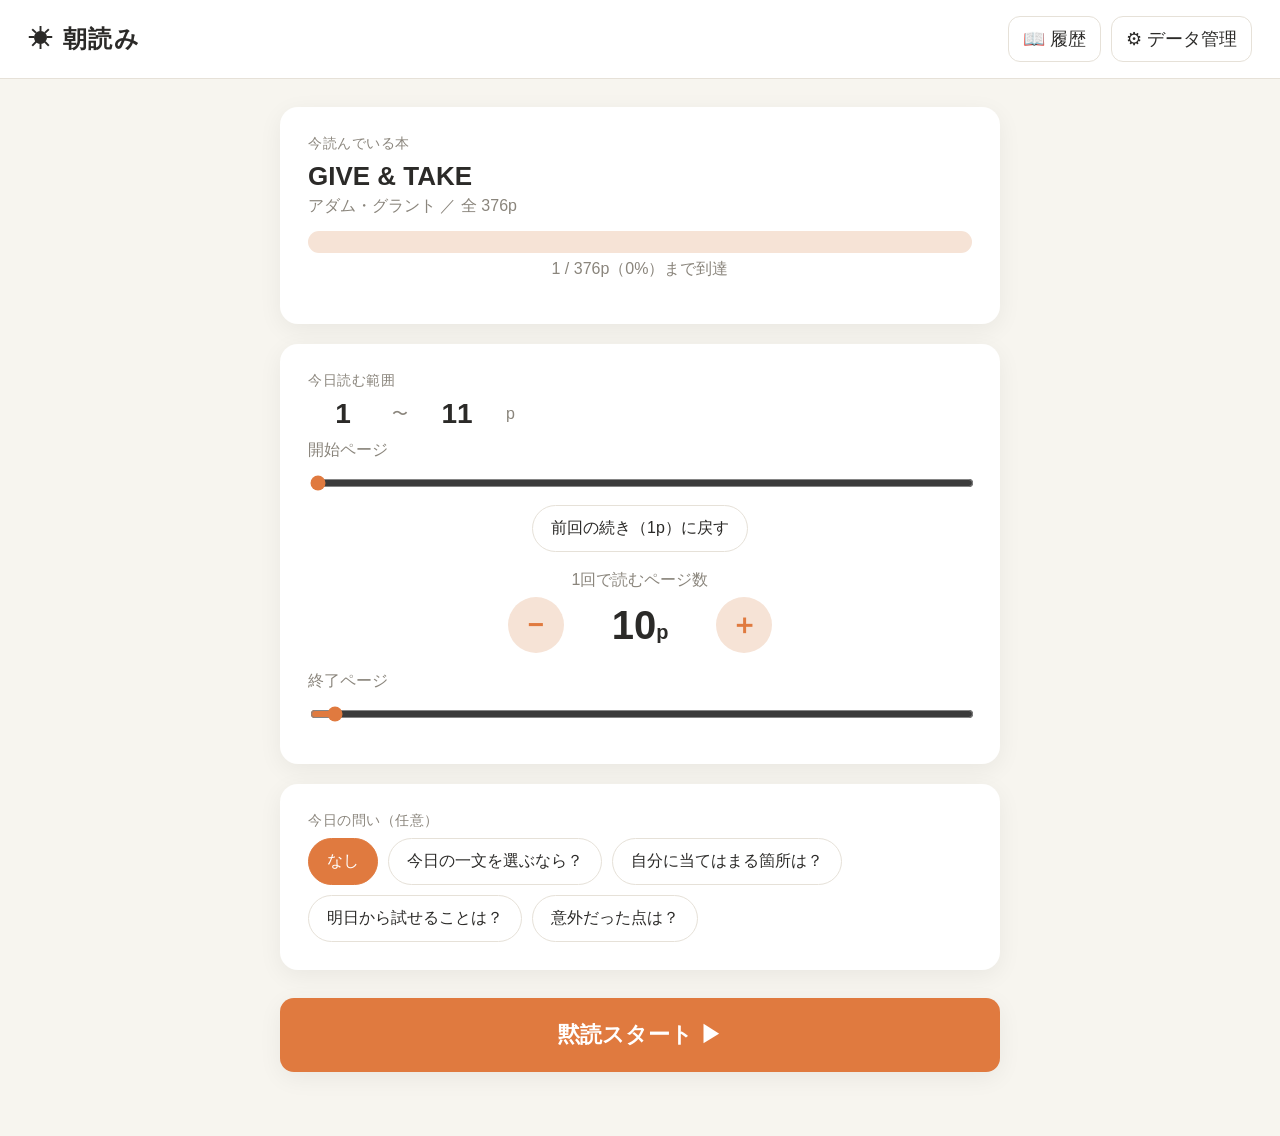
<file: index.html>
<!DOCTYPE html>
<html lang="ja">
<head>
  <meta charset="UTF-8" />
  <meta name="viewport" content="width=device-width, initial-scale=1.0" />
  <title>朝読み — オンライン読書会 進行ツール</title>
  <link rel="stylesheet" href="css/style.css" />
</head>
<body>
  <header class="app-header">
    <h1 class="app-title">朝読み</h1>
    <div class="header-actions">
      <button id="btn-history" class="ghost-btn" title="これまでの記録">📖 履歴</button>
      <button id="btn-data" class="ghost-btn" title="データ管理">⚙︎ データ管理</button>
    </div>
  </header>

  <main id="app"></main>

  <!-- データ管理モーダル -->
  <div id="data-modal" class="modal hidden">
    <div class="modal-body">
      <h2>データ管理</h2>

      <label class="switch-row">
        <span>
          <span class="switch-title">ひとりで使う</span>
          <span class="switch-note">感想シェアを省略し、自分用のメモだけ記録します</span>
        </span>
        <input type="checkbox" id="solo-toggle" class="switch" />
      </label>

      <div class="modal-actions">
        <button id="btn-export" class="primary-btn">設定と履歴の保存</button>
        <label class="primary-btn file-label">
          設定と履歴の読込
          <input id="file-import" type="file" accept="application/json" hidden />
        </label>
      </div>

      <p class="import-caution">
        🔒 <strong>自分で書き出して保管したバックアップのみ</strong>読み込んでください。
        出所が不明なものや、第三者が編集したファイルは、読書記録の漏えい・改変に
        つながるおそれがあります。
      </p>

      <div class="modal-actions">
        <button id="btn-edit-participants" class="secondary-btn">参加者を編集</button>
        <button id="btn-switch-book" class="secondary-btn">本を切り替える</button>
        <button id="btn-edit-book" class="secondary-btn">本を編集</button>
      </div>

      <div class="rest-days">
        <p class="rest-days-title">読書会お休みの日</p>
        <p class="rest-days-note">連続開催のカウント対象外です</p>
        <div class="weekday-checks" id="weekday-checks"></div>
      </div>

      <button id="btn-close-modal" class="ghost-btn close-btn">閉じる</button>
    </div>
  </div>

  <script src="js/storage.js"></script>
  <script src="js/app.js"></script>
</body>
</html>
</file>
<file: css/style.css>
/* 朝読み — スタイル。画面共有で読めるよう文字・要素は大きめ。 */

:root {
  --bg: #f7f5ef;
  --panel: #ffffff;
  --ink: #2b2a28;
  --muted: #8a857c;
  --accent: #e07a3f;      /* 朝日のオレンジ */
  --accent-soft: #f6e3d6;
  --line: #e6e1d8;
  --ok: #4c9a6a;
  --alert: #d8453b;
  --radius: 18px;
  --shadow: 0 6px 24px rgba(0, 0, 0, 0.06);
}

* { box-sizing: border-box; }

body {
  margin: 0;
  font-family: -apple-system, "Hiragino Sans", "Hiragino Kaku Gothic ProN", sans-serif;
  background: var(--bg);
  color: var(--ink);
  -webkit-font-smoothing: antialiased;
}

.app-header {
  display: flex;
  align-items: center;
  justify-content: space-between;
  padding: 16px 28px;
  border-bottom: 1px solid var(--line);
  background: var(--panel);
}

.app-title {
  margin: 0;
  font-size: 24px;
  letter-spacing: 0.08em;
}
.app-title::before { content: "☀ "; }

#app {
  max-width: 760px;
  margin: 0 auto;
  padding: 28px 20px 64px;
}

/* カード */
.card {
  background: var(--panel);
  border-radius: var(--radius);
  box-shadow: var(--shadow);
  padding: 28px;
  margin-bottom: 20px;
}

.section-label {
  font-size: 14px;
  color: var(--muted);
  margin: 0 0 8px;
  letter-spacing: 0.04em;
}

/* ボタン群 */
button { font-family: inherit; cursor: pointer; }

.primary-btn {
  display: inline-flex;
  align-items: center;
  justify-content: center;
  gap: 8px;
  background: var(--accent);
  color: #fff;
  border: none;
  border-radius: 14px;
  padding: 16px 24px;
  font-size: 18px;
  font-weight: 700;
  box-shadow: var(--shadow);
}
.primary-btn:active { transform: translateY(1px); }

.secondary-btn {
  background: var(--accent-soft);
  color: var(--accent);
  border: none;
  border-radius: 14px;
  padding: 14px 20px;
  font-size: 16px;
  font-weight: 700;
}

.ghost-btn {
  background: transparent;
  border: 1px solid var(--line);
  border-radius: 12px;
  padding: 10px 14px;
  font-size: 18px;
  color: var(--ink);
}

.big-btn {
  width: 100%;
  font-size: 22px;
  padding: 22px;
  margin-top: 8px;
}

/* ステップ操作（＋/−） */
.stepper {
  display: flex;
  align-items: center;
  gap: 16px;
  justify-content: center;
}
.stepper button {
  width: 56px;
  height: 56px;
  border-radius: 50%;
  border: none;
  background: var(--accent-soft);
  color: var(--accent);
  font-size: 28px;
  font-weight: 700;
}
.stepper .value {
  font-size: 40px;
  font-weight: 800;
  min-width: 120px;
  text-align: center;
}

/* スライダー */
input[type="range"] {
  width: 100%;
  height: 36px;
  accent-color: var(--accent);
}
.range-row { display: flex; align-items: center; gap: 14px; }
.range-row .num { font-size: 28px; font-weight: 800; min-width: 70px; text-align: center; }

/* チップ（選択肢） */
.chips { display: flex; flex-wrap: wrap; gap: 10px; }
.chip {
  border: 1px solid var(--line);
  background: var(--panel);
  border-radius: 999px;
  padding: 12px 18px;
  font-size: 16px;
  color: var(--ink);
}
.chip.selected {
  background: var(--accent);
  color: #fff;
  border-color: var(--accent);
}

/* タイマー */
.timer-display {
  font-size: 120px;
  font-weight: 800;
  text-align: center;
  font-variant-numeric: tabular-nums;
  letter-spacing: 0.02em;
  margin: 12px 0 4px;
}
.timer-display.warn { color: var(--alert); }
.timer-sub { text-align: center; color: var(--muted); font-size: 18px; margin-bottom: 24px; }
.timer-controls { display: flex; gap: 14px; justify-content: center; }
.timer-controls .primary-btn { min-width: 140px; }

/* 進捗バー */
.progress {
  height: 22px;
  background: var(--accent-soft);
  border-radius: 999px;
  overflow: hidden;
}
.progress > span {
  display: block;
  height: 100%;
  background: var(--accent);
  border-radius: 999px;
  transition: width 0.4s ease;
}

/* 参加者リスト（感想シェア） */
.speaker-list { list-style: none; padding: 0; margin: 16px 0; }
.speaker-list li {
  display: flex;
  align-items: center;
  gap: 12px;
  padding: 12px 14px;
  border-radius: 12px;
  font-size: 18px;
  cursor: pointer;
}
.speaker-list li:hover { background: var(--accent-soft); }
.speaker-list li.current:hover { background: var(--accent-soft); }
.speaker-list li.current {
  background: var(--accent-soft);
  font-weight: 800;
}
.speaker-list li.done { color: var(--muted); }
.speaker-list .av { font-size: 24px; }

.reactions { display: flex; gap: 14px; justify-content: center; margin-top: 8px; }
.reaction-btn {
  border: 1px solid var(--line);
  background: var(--panel);
  border-radius: 16px;
  padding: 14px 18px;
  font-size: 18px;
  display: flex;
  flex-direction: column;
  align-items: center;
  gap: 4px;
  min-width: 96px;
}
.reaction-btn .emoji { font-size: 30px; }
.reaction-btn .count { font-weight: 800; color: var(--accent); }

/* サマリー数値 */
.stat-row { display: flex; gap: 16px; flex-wrap: wrap; }
.stat {
  flex: 1 1 140px;
  background: var(--accent-soft);
  border-radius: 14px;
  padding: 18px;
  text-align: center;
}
.stat .n { font-size: 36px; font-weight: 800; color: var(--accent); }
.stat .l { font-size: 14px; color: var(--muted); }

/* モーダル */
.modal {
  position: fixed; inset: 0;
  background: rgba(0,0,0,0.4);
  display: flex; align-items: center; justify-content: center;
  z-index: 50;
}
.modal.hidden { display: none; }
.modal-body {
  background: var(--panel);
  border-radius: var(--radius);
  padding: 28px;
  width: min(420px, 90vw);
}
.modal-actions { display: flex; flex-direction: column; gap: 12px; margin: 20px 0; }
.file-label { cursor: pointer; }
.close-btn { width: 100%; }

/* 読み込み時のセキュリティ注意 */
.import-caution {
  font-size: 13px;
  line-height: 1.7;
  color: var(--ink);
  background: #fdf0ec;
  border: 1px solid #f0c7bb;
  border-radius: 12px;
  padding: 12px 14px;
  margin: -8px 0 4px;
}
.import-caution strong { color: var(--alert); }

/* ひとりモード トグルスイッチ */
.switch-row {
  display: flex;
  align-items: center;
  justify-content: space-between;
  gap: 14px;
  padding: 14px 16px;
  border: 1px solid var(--line);
  border-radius: 14px;
  margin-top: 6px;
  cursor: pointer;
}
.switch-title { display: block; font-weight: 700; font-size: 16px; }
.switch-note { display: block; font-size: 12px; color: var(--muted); margin-top: 2px; }
.switch {
  appearance: none;
  -webkit-appearance: none;
  flex: 0 0 auto;
  width: 52px;
  height: 30px;
  border-radius: 999px;
  background: var(--line);
  position: relative;
  cursor: pointer;
  transition: background 0.2s;
}
.switch::after {
  content: "";
  position: absolute;
  top: 3px;
  left: 3px;
  width: 24px;
  height: 24px;
  border-radius: 50%;
  background: #fff;
  transition: transform 0.2s;
  box-shadow: 0 1px 3px rgba(0, 0, 0, 0.2);
}
.switch:checked { background: var(--accent); }
.switch:checked::after { transform: translateX(22px); }

/* 保存済みバッジ（サマリー） */
.saved-badge {
  font-size: 12px;
  font-weight: 700;
  color: #fff;
  background: var(--ok);
  border-radius: 999px;
  padding: 3px 10px;
  margin-left: 6px;
  vertical-align: middle;
}

/* お休みの曜日 設定 */
.rest-days { margin: 4px 0 18px; }
.rest-days-title { font-weight: 700; margin: 0 0 2px; font-size: 16px; }
.rest-days-note { font-size: 12px; color: var(--muted); margin: 0 0 10px; }
.weekday-checks { display: flex; gap: 6px; }
.wd-check { flex: 1; }
.wd-check input { display: none; }
.wd-check span {
  display: block;
  text-align: center;
  padding: 10px 0;
  border: 1px solid var(--line);
  border-radius: 10px;
  font-size: 15px;
  color: var(--ink);
  cursor: pointer;
  user-select: none;
}
.wd-check.on span { background: var(--accent); color: #fff; border-color: var(--accent); }

/* ヘッダーのボタン群 */
.header-actions { display: flex; align-items: center; gap: 10px; }

/* 履歴: 本ごとの軌跡 */
.book-track { padding: 14px 0; border-top: 1px solid var(--line); }
.book-track:first-of-type { border-top: none; padding-top: 4px; }
.book-track-title { font-size: 18px; font-weight: 700; }
.badge {
  font-size: 12px;
  font-weight: 700;
  color: var(--accent);
  background: var(--accent-soft);
  border-radius: 999px;
  padding: 3px 10px;
  margin-left: 6px;
  vertical-align: middle;
}
.badge.done { color: #fff; background: var(--ok); }
.badge.paused { color: var(--muted); background: var(--line); }

/* 本棚（本を切り替える） */
.shelf-item {
  padding: 14px 12px;
  border-top: 1px solid var(--line);
  border-radius: 10px;
  cursor: pointer;
}
.shelf-item:first-of-type { border-top: none; }
.shelf-item:hover { background: var(--bg); }
.shelf-item.current { background: var(--accent-soft); }

/* 履歴: カレンダー */
.cal-nav { margin-bottom: 12px; }
.cal-month { font-size: 18px; font-weight: 800; }
.cal-grid {
  display: grid;
  grid-template-columns: repeat(7, 1fr);
  gap: 6px;
}
.cal-head {
  text-align: center;
  font-size: 13px;
  color: var(--muted);
  padding-bottom: 4px;
}
.cal-cell {
  aspect-ratio: 1 / 1;
  border-radius: 10px;
  background: var(--bg);
  display: flex;
  flex-direction: column;
  align-items: center;
  justify-content: center;
  font-size: 15px;
  position: relative;
}
.cal-cell.empty { background: transparent; }
.cal-cell.rest { background: #efece6; color: var(--muted); }
.cal-head.rest { color: #c4bfb5; }
.cal-cell.held { background: var(--accent); color: #fff; font-weight: 800; cursor: pointer; }
.cal-cell.today { outline: 2px solid var(--accent); outline-offset: -2px; }
.cal-cell.held.today { outline-color: var(--ink); }
.cal-day { line-height: 1.1; }
.cal-pages { font-size: 11px; font-weight: 700; opacity: 0.9; }

/* 履歴: セッション一覧 */
.session-list { list-style: none; padding: 0; margin: 8px 0 0; }
.session-row {
  display: flex;
  align-items: center;
  gap: 14px;
  padding: 12px 8px;
  border-top: 1px solid var(--line);
  border-radius: 10px;
  cursor: pointer;
}
.session-row:first-child { border-top: none; }
.session-row:hover { background: var(--bg); }
@keyframes rowflash {
  0%, 40% { background: var(--accent-soft); }
  100% { background: transparent; }
}
.session-row.flash { animation: rowflash 1.5s ease; }
.session-date { font-weight: 800; min-width: 92px; }
.session-main { flex: 1; min-width: 0; }
.session-book { font-weight: 700; font-size: 16px; }
.session-react { white-space: nowrap; font-size: 14px; }
.session-memo {
  margin-top: 6px;
  font-size: 14px;
  color: var(--ink);
  background: var(--accent-soft);
  border-radius: 10px;
  padding: 8px 12px;
  white-space: pre-wrap;
  word-break: break-word;
}

/* ひとことメモ入力（感想シェア） */
.memo-input {
  width: 100%;
  font-family: inherit;
  font-size: 16px;
  color: var(--ink);
  border: 1px solid var(--line);
  border-radius: 12px;
  padding: 14px;
  resize: vertical;
  background: var(--bg);
}
.memo-input:focus { outline: 2px solid var(--accent); outline-offset: -1px; }

.center { text-align: center; }
.muted { color: var(--muted); }
.hidden { display: none; }
.row-between { display: flex; align-items: center; justify-content: space-between; }
h2 { font-size: 22px; margin-top: 0; }
.book-title { font-size: 26px; font-weight: 800; margin: 0; }
.book-meta { color: var(--muted); margin: 4px 0 0; }
</file>
